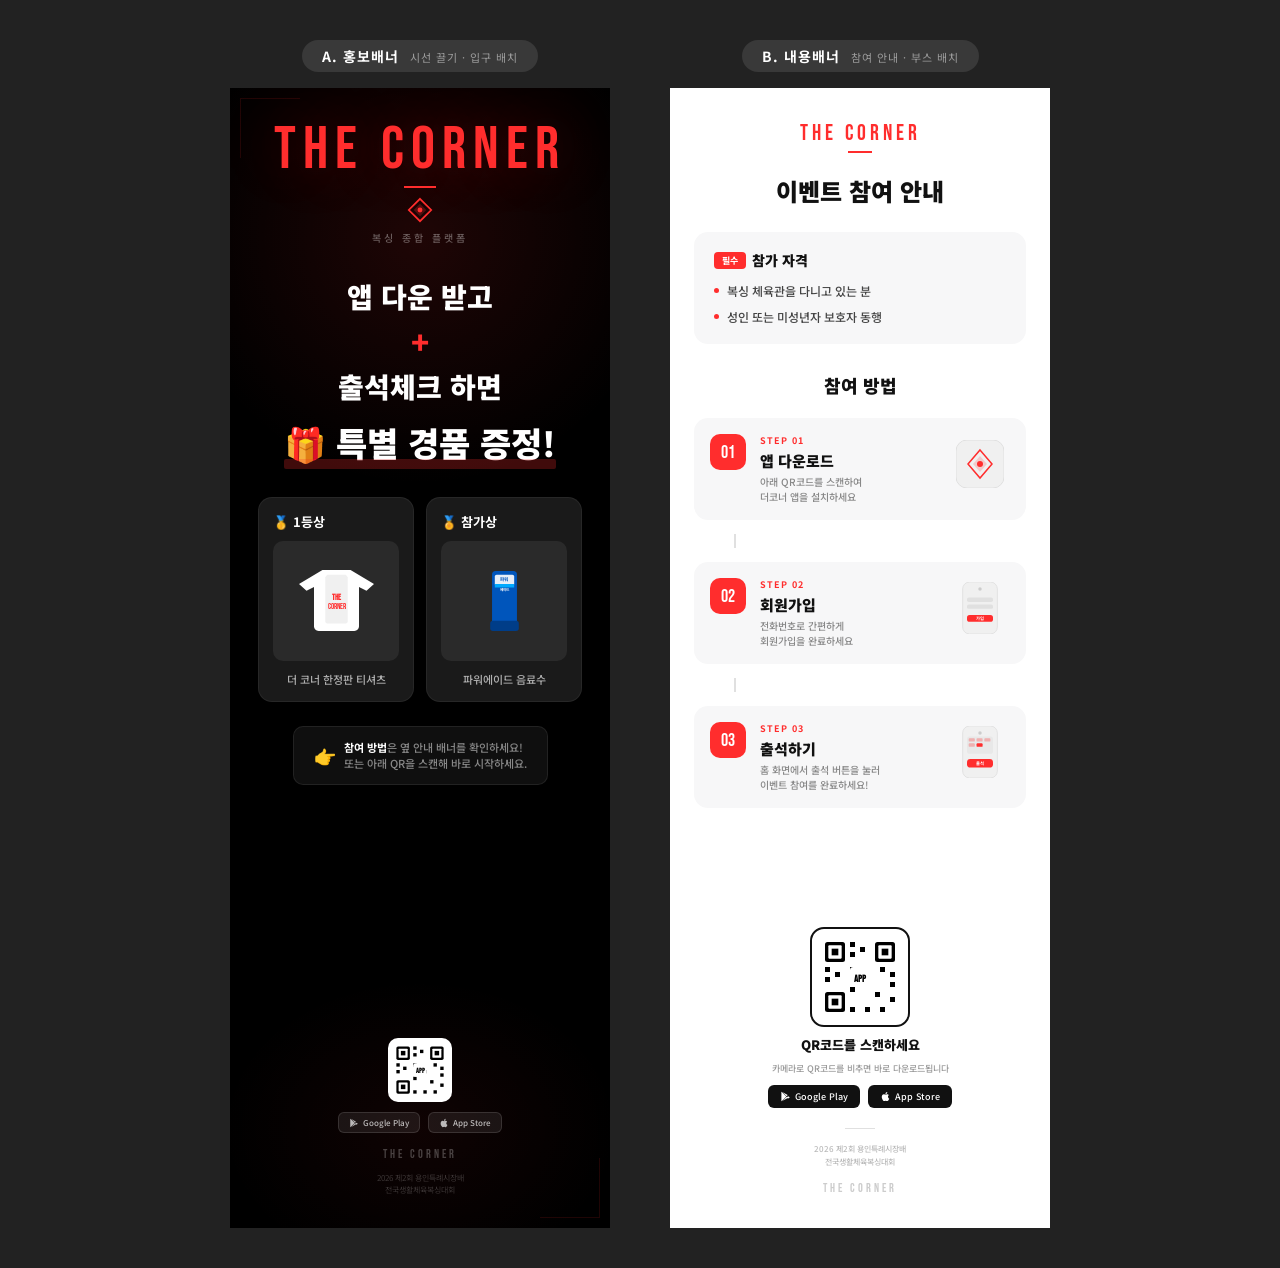
<file: Website/banner.html>
<!DOCTYPE html>
<html lang="ko">
<head>
  <meta charset="UTF-8">
  <meta name="viewport" content="width=device-width, initial-scale=1.0">
  <title>THE CORNER - 배너 2종 (홍보 + 내용)</title>
  <link rel="preconnect" href="https://fonts.googleapis.com">
  <link rel="preconnect" href="https://fonts.gstatic.com" crossorigin>
  <link href="https://fonts.googleapis.com/css2?family=Bebas+Neue&family=Noto+Sans+KR:wght@400;500;700;900&display=swap" rel="stylesheet">
  <style>
    * { margin: 0; padding: 0; box-sizing: border-box; }

    body {
      background: #222;
      display: flex;
      justify-content: center;
      align-items: flex-start;
      gap: 60px;
      padding: 40px 20px;
      min-height: 100vh;
      font-family: 'Noto Sans KR', sans-serif;
    }

    /* 배너 라벨 */
    .banner-wrapper {
      display: flex;
      flex-direction: column;
      align-items: center;
      gap: 16px;
    }

    .banner-label {
      font-size: 14px;
      font-weight: 700;
      color: #fff;
      background: rgba(255,255,255,0.1);
      padding: 6px 20px;
      border-radius: 20px;
      letter-spacing: 1px;
    }

    .banner-label .sub {
      font-weight: 400;
      font-size: 11px;
      color: rgba(255,255,255,0.5);
      margin-left: 6px;
    }

    /* ============================================
       공통 배너 프레임: 600x1800 → 380x1140
       ============================================ */
    .banner {
      width: 380px;
      height: 1140px;
      position: relative;
      overflow: hidden;
      display: flex;
      flex-direction: column;
      align-items: center;
    }


    /* ============================================
       A. 홍보배너 (PROMO)
       ============================================ */
    .banner-promo {
      background: #000;
      padding: 32px 28px;
    }

    /* 배경 빛줄기 효과 */
    .promo-bg-glow {
      position: absolute;
      top: -100px;
      left: 50%;
      transform: translateX(-50%);
      width: 500px;
      height: 500px;
      background: radial-gradient(ellipse, rgba(255,45,45,0.12) 0%, transparent 70%);
      pointer-events: none;
    }

    .promo-bg-glow-bottom {
      position: absolute;
      bottom: -50px;
      left: 50%;
      transform: translateX(-50%);
      width: 400px;
      height: 300px;
      background: radial-gradient(ellipse, rgba(255,45,45,0.06) 0%, transparent 70%);
      pointer-events: none;
    }

    /* 코너 장식 */
    .corner-deco {
      position: absolute;
      width: 60px;
      height: 60px;
    }
    .corner-deco.tl { top: 10px; left: 10px; border-top: 1px solid rgba(255,45,45,0.12); border-left: 1px solid rgba(255,45,45,0.12); }
    .corner-deco.br { bottom: 10px; right: 10px; border-bottom: 1px solid rgba(255,45,45,0.12); border-right: 1px solid rgba(255,45,45,0.12); }

    .promo-content {
      display: flex;
      flex-direction: column;
      align-items: center;
      width: 100%;
      height: 100%;
      position: relative;
      z-index: 1;
    }

    /* 로고 */
    .promo-logo {
      font-family: 'Bebas Neue', sans-serif;
      font-size: 60px;
      letter-spacing: 7px;
      color: #FF2D2D;
      line-height: 1;
      text-shadow: 0 0 60px rgba(255,45,45,0.3);
      margin-bottom: 6px;
    }

    .promo-logo-divider {
      width: 32px;
      height: 2px;
      background: #FF2D2D;
      margin-bottom: 8px;
    }

    .promo-logo-icon {
      width: 28px;
      height: 28px;
      margin-bottom: 6px;
    }

    .promo-logo-sub {
      font-size: 10px;
      font-weight: 500;
      color: rgba(255,255,255,0.35);
      letter-spacing: 3px;
      margin-bottom: 30px;
    }

    /* CTA 메인 문구 */
    .promo-cta-block {
      display: flex;
      flex-direction: column;
      align-items: center;
      gap: 2px;
      margin-bottom: 30px;
    }

    .promo-cta-line {
      font-size: 28px;
      font-weight: 900;
      color: #fff;
      line-height: 1.5;
      text-align: center;
    }

    .promo-cta-plus {
      font-size: 30px;
      font-weight: 900;
      color: #FF2D2D;
    }

    .promo-cta-highlight {
      font-size: 34px;
      font-weight: 900;
      color: #fff;
      text-align: center;
      line-height: 1.4;
      position: relative;
    }

    .promo-cta-highlight .underline-deco {
      position: absolute;
      bottom: -2px;
      left: 0;
      right: 0;
      height: 10px;
      background: rgba(255,45,45,0.25);
      border-radius: 2px;
    }

    /* 경품 카드 */
    .promo-prizes {
      display: flex;
      gap: 12px;
      width: 100%;
      margin-bottom: 24px;
    }

    .promo-prize {
      flex: 1;
      background: #1A1A1A;
      border-radius: 14px;
      border: 1px solid rgba(255,255,255,0.06);
      padding: 14px;
      display: flex;
      flex-direction: column;
      align-items: center;
      gap: 10px;
    }

    .promo-prize-label {
      font-size: 13px;
      font-weight: 700;
      color: #fff;
      align-self: flex-start;
    }

    .promo-prize-img {
      width: 100%;
      height: 120px;
      background: #2A2A2A;
      border-radius: 10px;
      display: flex;
      align-items: center;
      justify-content: center;
    }

    .promo-prize-name {
      font-size: 11px;
      font-weight: 500;
      color: rgba(255,255,255,0.65);
    }

    /* 참여 유도 */
    .promo-guide-hint {
      display: flex;
      align-items: center;
      gap: 8px;
      background: rgba(255,255,255,0.06);
      border: 1px solid rgba(255,255,255,0.08);
      border-radius: 10px;
      padding: 12px 20px;
      margin-bottom: 24px;
    }

    .promo-guide-hint-icon {
      font-size: 18px;
    }

    .promo-guide-hint-text {
      font-size: 11px;
      font-weight: 500;
      color: rgba(255,255,255,0.5);
      line-height: 1.5;
    }

    .promo-guide-hint-text strong {
      color: #fff;
      font-weight: 700;
    }

    /* 하단 QR + 스토어 */
    .promo-bottom {
      display: flex;
      flex-direction: column;
      align-items: center;
      gap: 10px;
      margin-top: auto;
    }

    .promo-qr {
      width: 64px;
      height: 64px;
      background: #fff;
      border-radius: 10px;
      padding: 5px;
      display: flex;
      align-items: center;
      justify-content: center;
    }

    .promo-store-row {
      display: flex;
      gap: 8px;
    }

    .promo-store-btn {
      display: flex;
      align-items: center;
      gap: 4px;
      background: rgba(255,255,255,0.08);
      border: 1px solid rgba(255,255,255,0.12);
      border-radius: 6px;
      padding: 4px 10px;
      font-size: 8px;
      font-weight: 500;
      color: rgba(255,255,255,0.7);
    }

    .promo-store-btn svg {
      width: 10px;
      height: 10px;
      fill: rgba(255,255,255,0.7);
    }

    .promo-brand-bottom {
      font-family: 'Bebas Neue', sans-serif;
      font-size: 12px;
      letter-spacing: 3px;
      color: rgba(255,255,255,0.25);
      margin-top: 4px;
    }

    .promo-event-name {
      font-size: 8px;
      color: rgba(255,255,255,0.2);
      text-align: center;
      line-height: 1.5;
    }


    /* ============================================
       B. 내용배너 (INFO)
       ============================================ */
    .banner-info {
      background: #FFFFFF;
      padding: 32px 24px;
    }

    .info-content {
      display: flex;
      flex-direction: column;
      align-items: center;
      width: 100%;
      height: 100%;
    }

    /* 상단 로고 (작게) */
    .info-top-logo {
      font-family: 'Bebas Neue', sans-serif;
      font-size: 22px;
      letter-spacing: 4px;
      color: #FF2D2D;
      margin-bottom: 4px;
    }

    .info-top-divider {
      width: 24px;
      height: 2px;
      background: #FF2D2D;
      margin-bottom: 20px;
    }

    /* 타이틀 */
    .info-title {
      font-size: 24px;
      font-weight: 900;
      color: #111;
      margin-bottom: 24px;
      text-align: center;
    }

    /* 자격요건 박스 */
    .info-qualification {
      width: 100%;
      background: #F7F7F8;
      border-radius: 14px;
      padding: 18px 20px;
      margin-bottom: 28px;
    }

    .info-qual-title {
      font-size: 14px;
      font-weight: 900;
      color: #111;
      margin-bottom: 12px;
      display: flex;
      align-items: center;
      gap: 6px;
    }

    .info-qual-badge {
      background: #FF2D2D;
      color: #fff;
      font-size: 9px;
      font-weight: 700;
      padding: 2px 8px;
      border-radius: 4px;
    }

    .info-qual-list {
      list-style: none;
      display: flex;
      flex-direction: column;
      gap: 8px;
    }

    .info-qual-item {
      display: flex;
      align-items: flex-start;
      gap: 8px;
      font-size: 12px;
      font-weight: 500;
      color: #444;
      line-height: 1.5;
    }

    .info-qual-dot {
      width: 5px;
      height: 5px;
      background: #FF2D2D;
      border-radius: 50%;
      flex-shrink: 0;
      margin-top: 6px;
    }

    /* 참여 방법 */
    .info-method-title {
      font-size: 18px;
      font-weight: 900;
      color: #111;
      margin-bottom: 20px;
      text-align: center;
    }

    /* 스텝 카드 */
    .info-steps {
      display: flex;
      flex-direction: column;
      gap: 14px;
      width: 100%;
      margin-bottom: 10px;
    }

    .info-step {
      display: flex;
      gap: 14px;
      align-items: flex-start;
      background: #F7F7F8;
      border-radius: 14px;
      padding: 16px;
      position: relative;
    }

    .info-step-number {
      width: 36px;
      height: 36px;
      background: #FF2D2D;
      border-radius: 10px;
      display: flex;
      align-items: center;
      justify-content: center;
      font-family: 'Bebas Neue', sans-serif;
      font-size: 18px;
      color: #fff;
      flex-shrink: 0;
    }

    .info-step-content {
      flex: 1;
      display: flex;
      flex-direction: column;
      gap: 3px;
    }

    .info-step-label {
      font-size: 9px;
      font-weight: 700;
      color: #FF2D2D;
      letter-spacing: 1px;
    }

    .info-step-title {
      font-size: 15px;
      font-weight: 900;
      color: #111;
    }

    .info-step-desc {
      font-size: 10px;
      font-weight: 500;
      color: #888;
      line-height: 1.5;
    }

    .info-step-visual {
      width: 60px;
      height: 60px;
      flex-shrink: 0;
      display: flex;
      align-items: center;
      justify-content: center;
    }

    /* 스텝 사이 연결선 */
    .info-step-connector {
      width: 2px;
      height: 14px;
      background: #E0E0E0;
      margin-left: 40px;
    }

    /* 하단 QR 섹션 */
    .info-qr-section {
      display: flex;
      flex-direction: column;
      align-items: center;
      gap: 8px;
      margin-top: auto;
      padding-top: 16px;
    }

    .info-qr-box {
      width: 100px;
      height: 100px;
      background: #fff;
      border: 2px solid #111;
      border-radius: 14px;
      padding: 8px;
      display: flex;
      align-items: center;
      justify-content: center;
    }

    .info-qr-label {
      font-size: 13px;
      font-weight: 900;
      color: #111;
    }

    .info-qr-sub {
      font-size: 9px;
      font-weight: 500;
      color: #999;
    }

    .info-store-row {
      display: flex;
      gap: 8px;
      margin-top: 2px;
    }

    .info-store-btn {
      display: flex;
      align-items: center;
      gap: 4px;
      background: #111;
      border-radius: 6px;
      padding: 5px 12px;
      font-size: 9px;
      font-weight: 500;
      color: #fff;
    }

    .info-store-btn svg {
      width: 11px;
      height: 11px;
      fill: #fff;
    }

    .info-bottom-line {
      width: 30px;
      height: 1px;
      background: #E0E0E0;
      margin-top: 12px;
    }

    .info-bottom-event {
      font-size: 8px;
      font-weight: 500;
      color: #bbb;
      text-align: center;
      line-height: 1.6;
      margin-top: 6px;
    }

    .info-bottom-brand {
      font-family: 'Bebas Neue', sans-serif;
      font-size: 12px;
      letter-spacing: 3px;
      color: #ccc;
      margin-top: 4px;
    }

    /* 공통 QR SVG */
    .qr-svg { width: 100%; height: 100%; }
  </style>
</head>
<body>

<!-- ============================
     A. 홍보배너 (PROMO)
     ============================ -->
<div class="banner-wrapper">
  <div class="banner-label">A. 홍보배너 <span class="sub">시선 끌기 · 입구 배치</span></div>

  <div class="banner banner-promo">
    <div class="promo-bg-glow"></div>
    <div class="promo-bg-glow-bottom"></div>
    <div class="corner-deco tl"></div>
    <div class="corner-deco br"></div>

    <div class="promo-content">

      <!-- 로고 -->
      <div class="promo-logo">THE CORNER</div>
      <div class="promo-logo-divider"></div>
      <div class="promo-logo-icon">
        <svg viewBox="0 0 40 40" fill="none">
          <path d="M20 4L36 20L20 36L4 20L20 4Z" stroke="#FF2D2D" stroke-width="2.5" fill="none"/>
          <path d="M20 11L29 20L20 29L11 20L20 11Z" fill="#FF2D2D" opacity="0.25"/>
          <circle cx="20" cy="20" r="3.5" fill="#FF2D2D"/>
        </svg>
      </div>
      <div class="promo-logo-sub">복싱 종합 플랫폼</div>

      <!-- CTA 문구 -->
      <div class="promo-cta-block">
        <div class="promo-cta-line">앱 다운 받고</div>
        <div class="promo-cta-plus">+</div>
        <div class="promo-cta-line">출석체크 하면</div>
        <div style="height: 8px;"></div>
        <div class="promo-cta-highlight">
          🎁 특별 경품 증정!
          <div class="underline-deco"></div>
        </div>
      </div>

      <!-- 경품 -->
      <div class="promo-prizes">
        <div class="promo-prize">
          <div class="promo-prize-label">🥇 1등상</div>
          <div class="promo-prize-img">
            <svg width="75" height="65" viewBox="0 0 80 65" fill="none">
              <path d="M25 0L0 15L8 22L16 18V60C16 62.5 18 65 21 65H59C62 65 64 62.5 64 60V18L72 22L80 15L55 0H25Z" fill="#fff"/>
              <path d="M30 5H50L52 8V55C52 56 51 57 50 57H30C29 57 28 56 28 55V8L30 5Z" fill="#f0f0f0"/>
              <text x="40" y="32" text-anchor="middle" font-family="Bebas Neue" font-size="9" fill="#FF2D2D" font-weight="bold">THE</text>
              <text x="40" y="42" text-anchor="middle" font-family="Bebas Neue" font-size="8" fill="#FF2D2D">CORNER</text>
            </svg>
          </div>
          <div class="promo-prize-name">더 코너 한정판 티셔츠</div>
        </div>
        <div class="promo-prize">
          <div class="promo-prize-label">🏅 참가상</div>
          <div class="promo-prize-img">
            <svg width="35" height="60" viewBox="0 0 35 65" fill="none">
              <rect x="4" y="0" width="27" height="65" rx="4" fill="#0055BB"/>
              <rect x="7" y="4" width="21" height="12" rx="2" fill="#fff" opacity="0.9"/>
              <text x="17.5" y="11" text-anchor="middle" font-size="5" fill="#0055BB" font-weight="bold">파워</text>
              <text x="17.5" y="22" text-anchor="middle" font-size="4" fill="#fff" font-weight="bold">에이드</text>
              <rect x="7" y="14" width="21" height="4" rx="0.5" fill="#00AAFF"/>
              <rect x="2" y="54" width="31" height="11" rx="3" fill="#003D88"/>
            </svg>
          </div>
          <div class="promo-prize-name">파워에이드 음료수</div>
        </div>
      </div>

      <!-- 참여 유도 -->
      <div class="promo-guide-hint">
        <div class="promo-guide-hint-icon">👉</div>
        <div class="promo-guide-hint-text">
          <strong>참여 방법</strong>은 옆 안내 배너를 확인하세요!<br>
          또는 아래 QR을 스캔해 바로 시작하세요.
        </div>
      </div>

      <!-- 하단 -->
      <div class="promo-bottom">
        <div class="promo-qr">
          <svg class="qr-svg" viewBox="0 0 48 48" fill="none">
            <rect x="3" y="3" width="12" height="12" rx="1.5" fill="#000"/>
            <rect x="5" y="5" width="8" height="8" rx="0.5" fill="#fff"/>
            <rect x="7" y="7" width="4" height="4" fill="#000"/>
            <rect x="33" y="3" width="12" height="12" rx="1.5" fill="#000"/>
            <rect x="35" y="5" width="8" height="8" rx="0.5" fill="#fff"/>
            <rect x="37" y="7" width="4" height="4" fill="#000"/>
            <rect x="3" y="33" width="12" height="12" rx="1.5" fill="#000"/>
            <rect x="5" y="35" width="8" height="8" rx="0.5" fill="#fff"/>
            <rect x="7" y="37" width="4" height="4" fill="#000"/>
            <rect x="18" y="3" width="3" height="3" fill="#000"/>
            <rect x="24" y="6" width="3" height="3" fill="#000"/>
            <rect x="18" y="9" width="3" height="3" fill="#000"/>
            <rect x="3" y="18" width="3" height="3" fill="#000"/>
            <rect x="9" y="21" width="3" height="3" fill="#000"/>
            <rect x="18" y="18" width="3" height="3" fill="#000"/>
            <rect x="36" y="18" width="3" height="3" fill="#000"/>
            <rect x="42" y="21" width="3" height="3" fill="#000"/>
            <rect x="3" y="24" width="3" height="3" fill="#000"/>
            <rect x="27" y="24" width="3" height="3" fill="#000"/>
            <rect x="42" y="27" width="3" height="3" fill="#000"/>
            <rect x="18" y="30" width="3" height="3" fill="#000"/>
            <rect x="33" y="33" width="3" height="3" fill="#000"/>
            <rect x="42" y="36" width="3" height="3" fill="#000"/>
            <rect x="18" y="42" width="3" height="3" fill="#000"/>
            <rect x="27" y="42" width="3" height="3" fill="#000"/>
            <rect x="36" y="42" width="3" height="3" fill="#000"/>
            <rect x="18" y="18" width="12" height="12" rx="2" fill="#fff"/>
            <text x="24" y="27" text-anchor="middle" font-family="Bebas Neue" font-size="6" fill="#000" font-weight="bold">APP</text>
          </svg>
        </div>
        <div class="promo-store-row">
          <div class="promo-store-btn">
            <svg viewBox="0 0 24 24"><path d="M3.609 1.814L13.792 12 3.61 22.186a.996.996 0 0 1-.61-.92V2.734a1 1 0 0 1 .609-.92zm10.89 10.893l2.302 2.302-10.937 6.333 8.635-8.635zm3.199-1.4l2.834 1.64a1 1 0 0 1 0 1.74l-2.834 1.64-2.544-2.544 2.544-2.476zM5.864 2.658L16.8 8.99l-2.302 2.302-8.634-8.634z"/></svg>
            Google Play
          </div>
          <div class="promo-store-btn">
            <svg viewBox="0 0 24 24"><path d="M18.71 19.5c-.83 1.24-1.71 2.45-3.05 2.47-1.34.03-1.77-.79-3.29-.79-1.53 0-2 .77-3.27.82-1.31.05-2.3-1.32-3.14-2.53C4.25 17 2.94 12.45 4.7 9.39c.87-1.52 2.43-2.48 4.12-2.51 1.28-.02 2.5.87 3.29.87.78 0 2.26-1.07 3.8-.91.65.03 2.47.26 3.64 1.98-.09.06-2.17 1.28-2.15 3.81.03 3.02 2.65 4.03 2.68 4.04-.03.07-.42 1.44-1.38 2.83M13 3.5c.73-.83 1.94-1.46 2.94-1.5.13 1.17-.34 2.35-1.04 3.19-.69.85-1.83 1.51-2.95 1.42-.15-1.15.41-2.35 1.05-3.11z"/></svg>
            App Store
          </div>
        </div>
        <div class="promo-brand-bottom">THE CORNER</div>
        <div class="promo-event-name">2026 제2회 용인특례시장배<br>전국생활체육복싱대회</div>
      </div>

    </div>
  </div>
</div>


<!-- ============================
     B. 내용배너 (INFO)
     ============================ -->
<div class="banner-wrapper">
  <div class="banner-label">B. 내용배너 <span class="sub">참여 안내 · 부스 배치</span></div>

  <div class="banner banner-info">
    <div class="info-content">

      <!-- 상단 로고 -->
      <div class="info-top-logo">THE CORNER</div>
      <div class="info-top-divider"></div>

      <!-- 타이틀 -->
      <div class="info-title">이벤트 참여 안내</div>

      <!-- 자격요건 -->
      <div class="info-qualification">
        <div class="info-qual-title">
          <span class="info-qual-badge">필수</span>
          참가 자격
        </div>
        <ul class="info-qual-list">
          <li class="info-qual-item">
            <div class="info-qual-dot"></div>
            <span>복싱 체육관을 다니고 있는 분</span>
          </li>
          <li class="info-qual-item">
            <div class="info-qual-dot"></div>
            <span>성인 또는 미성년자 보호자 동행</span>
          </li>
        </ul>
      </div>

      <!-- 참여 방법 -->
      <div class="info-method-title">참여 방법</div>

      <div class="info-steps">
        <!-- Step 1 -->
        <div class="info-step">
          <div class="info-step-number">01</div>
          <div class="info-step-content">
            <div class="info-step-label">STEP 01</div>
            <div class="info-step-title">앱 다운로드</div>
            <div class="info-step-desc">아래 QR코드를 스캔하여<br>더코너 앱을 설치하세요</div>
          </div>
          <div class="info-step-visual">
            <svg width="48" height="48" viewBox="0 0 48 48" fill="none">
              <rect width="48" height="48" rx="11" fill="#F0F0F0" stroke="#E0E0E0" stroke-width="1"/>
              <path d="M24 10L36 24L24 38L12 24L24 10Z" stroke="#FF2D2D" stroke-width="1.5" fill="none"/>
              <path d="M24 16L31 24L24 32L17 24L24 16Z" fill="#FF2D2D" opacity="0.2"/>
              <circle cx="24" cy="24" r="3" fill="#FF2D2D"/>
            </svg>
          </div>
        </div>

        <div class="info-step-connector"></div>

        <!-- Step 2 -->
        <div class="info-step">
          <div class="info-step-number">02</div>
          <div class="info-step-content">
            <div class="info-step-label">STEP 02</div>
            <div class="info-step-title">회원가입</div>
            <div class="info-step-desc">전화번호로 간편하게<br>회원가입을 완료하세요</div>
          </div>
          <div class="info-step-visual">
            <svg width="44" height="52" viewBox="0 0 44 60" fill="none">
              <rect x="2" y="0" width="40" height="60" rx="8" fill="#F0F0F0" stroke="#E0E0E0" stroke-width="1"/>
              <rect x="7" y="18" width="30" height="5" rx="2" fill="#E0E0E0"/>
              <rect x="7" y="26" width="30" height="5" rx="2" fill="#E0E0E0"/>
              <rect x="7" y="38" width="30" height="8" rx="3" fill="#FF2D2D"/>
              <text x="22" y="44" text-anchor="middle" font-size="5" fill="#fff" font-weight="bold">가입</text>
              <circle cx="22" cy="8" r="2" fill="#ccc"/>
            </svg>
          </div>
        </div>

        <div class="info-step-connector"></div>

        <!-- Step 3 -->
        <div class="info-step">
          <div class="info-step-number">03</div>
          <div class="info-step-content">
            <div class="info-step-label">STEP 03</div>
            <div class="info-step-title">출석하기</div>
            <div class="info-step-desc">홈 화면에서 출석 버튼을 눌러<br>이벤트 참여를 완료하세요!</div>
          </div>
          <div class="info-step-visual">
            <svg width="44" height="52" viewBox="0 0 44 60" fill="none">
              <rect x="2" y="0" width="40" height="60" rx="8" fill="#F0F0F0" stroke="#E0E0E0" stroke-width="1"/>
              <rect x="7" y="12" width="30" height="20" rx="3" fill="#E8E8E8"/>
              <rect x="9" y="14" width="7" height="4" rx="1" fill="#FF2D2D" opacity="0.3"/>
              <rect x="18" y="14" width="7" height="4" rx="1" fill="#FF2D2D" opacity="0.3"/>
              <rect x="27" y="14" width="7" height="4" rx="1" fill="#FF2D2D" opacity="0.3"/>
              <rect x="9" y="20" width="7" height="4" rx="1" fill="#FF2D2D" opacity="0.3"/>
              <rect x="18" y="20" width="7" height="4" rx="1" fill="#FF2D2D"/>
              <rect x="7" y="38" width="30" height="10" rx="4" fill="#FF2D2D"/>
              <text x="22" y="45" text-anchor="middle" font-size="5" fill="#fff" font-weight="bold">출석</text>
              <circle cx="22" cy="8" r="2" fill="#ccc"/>
            </svg>
          </div>
        </div>
      </div>

      <!-- 하단 QR -->
      <div class="info-qr-section">
        <div class="info-qr-box">
          <svg class="qr-svg" viewBox="0 0 48 48" fill="none">
            <rect x="3" y="3" width="12" height="12" rx="1.5" fill="#000"/>
            <rect x="5" y="5" width="8" height="8" rx="0.5" fill="#fff"/>
            <rect x="7" y="7" width="4" height="4" fill="#000"/>
            <rect x="33" y="3" width="12" height="12" rx="1.5" fill="#000"/>
            <rect x="35" y="5" width="8" height="8" rx="0.5" fill="#fff"/>
            <rect x="37" y="7" width="4" height="4" fill="#000"/>
            <rect x="3" y="33" width="12" height="12" rx="1.5" fill="#000"/>
            <rect x="5" y="35" width="8" height="8" rx="0.5" fill="#fff"/>
            <rect x="7" y="37" width="4" height="4" fill="#000"/>
            <rect x="18" y="3" width="3" height="3" fill="#000"/>
            <rect x="24" y="6" width="3" height="3" fill="#000"/>
            <rect x="18" y="9" width="3" height="3" fill="#000"/>
            <rect x="3" y="18" width="3" height="3" fill="#000"/>
            <rect x="9" y="21" width="3" height="3" fill="#000"/>
            <rect x="18" y="18" width="3" height="3" fill="#000"/>
            <rect x="36" y="18" width="3" height="3" fill="#000"/>
            <rect x="42" y="21" width="3" height="3" fill="#000"/>
            <rect x="3" y="24" width="3" height="3" fill="#000"/>
            <rect x="27" y="24" width="3" height="3" fill="#000"/>
            <rect x="42" y="27" width="3" height="3" fill="#000"/>
            <rect x="18" y="30" width="3" height="3" fill="#000"/>
            <rect x="33" y="33" width="3" height="3" fill="#000"/>
            <rect x="42" y="36" width="3" height="3" fill="#000"/>
            <rect x="18" y="42" width="3" height="3" fill="#000"/>
            <rect x="27" y="42" width="3" height="3" fill="#000"/>
            <rect x="36" y="42" width="3" height="3" fill="#000"/>
            <rect x="18" y="18" width="12" height="12" rx="2" fill="#fff"/>
            <text x="24" y="27" text-anchor="middle" font-family="Bebas Neue" font-size="6" fill="#000" font-weight="bold">APP</text>
          </svg>
        </div>
        <div class="info-qr-label">QR코드를 스캔하세요</div>
        <div class="info-qr-sub">카메라로 QR코드를 비추면 바로 다운로드됩니다</div>

        <div class="info-store-row">
          <div class="info-store-btn">
            <svg viewBox="0 0 24 24"><path d="M3.609 1.814L13.792 12 3.61 22.186a.996.996 0 0 1-.61-.92V2.734a1 1 0 0 1 .609-.92zm10.89 10.893l2.302 2.302-10.937 6.333 8.635-8.635zm3.199-1.4l2.834 1.64a1 1 0 0 1 0 1.74l-2.834 1.64-2.544-2.544 2.544-2.476zM5.864 2.658L16.8 8.99l-2.302 2.302-8.634-8.634z"/></svg>
            Google Play
          </div>
          <div class="info-store-btn">
            <svg viewBox="0 0 24 24"><path d="M18.71 19.5c-.83 1.24-1.71 2.45-3.05 2.47-1.34.03-1.77-.79-3.29-.79-1.53 0-2 .77-3.27.82-1.31.05-2.3-1.32-3.14-2.53C4.25 17 2.94 12.45 4.7 9.39c.87-1.52 2.43-2.48 4.12-2.51 1.28-.02 2.5.87 3.29.87.78 0 2.26-1.07 3.8-.91.65.03 2.47.26 3.64 1.98-.09.06-2.17 1.28-2.15 3.81.03 3.02 2.65 4.03 2.68 4.04-.03.07-.42 1.44-1.38 2.83M13 3.5c.73-.83 1.94-1.46 2.94-1.5.13 1.17-.34 2.35-1.04 3.19-.69.85-1.83 1.51-2.95 1.42-.15-1.15.41-2.35 1.05-3.11z"/></svg>
            App Store
          </div>
        </div>

        <div class="info-bottom-line"></div>
        <div class="info-bottom-event">2026 제2회 용인특례시장배<br>전국생활체육복싱대회</div>
        <div class="info-bottom-brand">THE CORNER</div>
      </div>

    </div>
  </div>
</div>

</body>
</html>
</file>
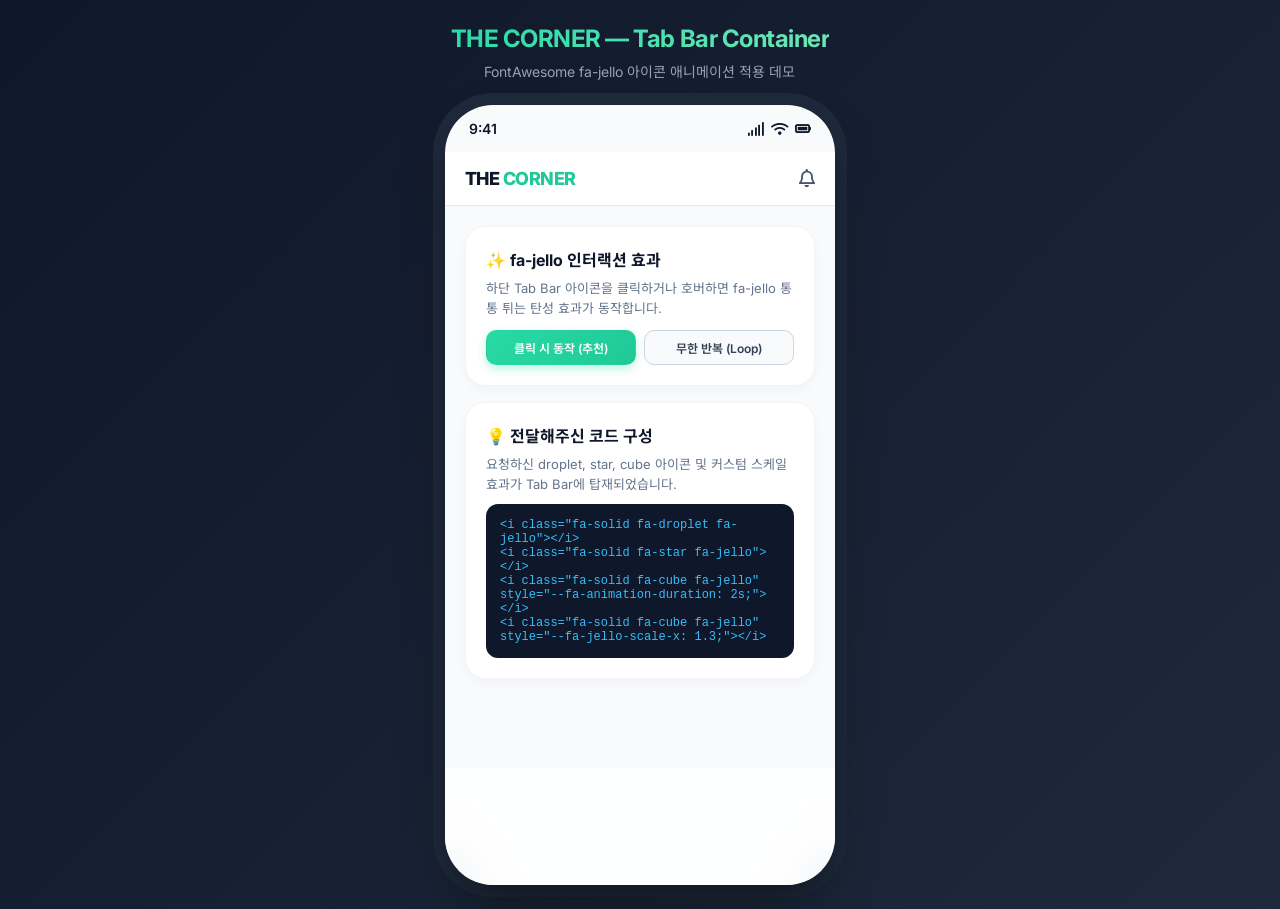
<file: Website/tabbar_jello_demo.html>
<!DOCTYPE html>
<html lang="ko">
<head>
  <meta charset="UTF-8" />
  <meta name="viewport" content="width=device-width, initial-scale=1.0" />
  <title>THE CORNER - Tab Bar Container Jello Animation</title>
  
  <!-- FontAwesome 6.5.1 CDN -->
  <link rel="stylesheet" href="https://cdnjs.cloudflare.com/ajax/libs/font-awesome/6.5.1/css/all.min.css" />
  <!-- Google Fonts: Inter & Noto Sans KR -->
  <link rel="preconnect" href="https://fonts.googleapis.com">
  <link rel="preconnect" href="https://fonts.gstatic.com" crossorigin>
  <link href="https://fonts.googleapis.com/css2?family=Inter:wght@400;500;600;700&family=Noto+Sans+KR:wght@400;500;700&display=swap" rel="stylesheet">

  <style>
    /* ==========================================
       FontAwesome Custom Jello Keyframes & Utilities
       ========================================== */
    @keyframes fa-jello {
      0%, 11.1%, 100% {
        transform: translate3d(0, 0, 0) scale(1, 1);
      }
      22.2% {
        transform: skewX(-12.5deg) skewY(-12.5deg) scale(var(--fa-jello-scale-x, 1.15), var(--fa-jello-scale-y, 0.85));
      }
      33.3% {
        transform: skewX(6.25deg) skewY(6.25deg) scale(0.9, 1.1);
      }
      44.4% {
        transform: skewX(-3.125deg) skewY(-3.125deg) scale(1.05, 0.95);
      }
      55.5% {
        transform: skewX(1.5625deg) skewY(1.5625deg) scale(0.98, 1.02);
      }
      66.6% {
        transform: skewX(-0.78125deg) skewY(-0.78125deg) scale(1.01, 0.99);
      }
      77.7% {
        transform: skewX(0.390625deg) skewY(0.390625deg) scale(1, 1);
      }
      88.8% {
        transform: skewX(-0.1953125deg) skewY(-0.1953125deg) scale(1, 1);
      }
    }

    .fa-jello {
      animation-name: fa-jello;
      animation-duration: var(--fa-animation-duration, 1.2s);
      animation-timing-function: ease-in-out;
      animation-iteration-count: var(--fa-animation-iteration-count, infinite);
      transform-origin: center bottom;
    }

    /* Click trigger class */
    .fa-jello-trigger {
      animation: fa-jello var(--fa-animation-duration, 0.8s) ease-in-out 1;
    }

    /* ==========================================
       Global & App Frame Styling (Apple Design Style)
       ========================================== */
    :root {
      --bg-gradient: linear-gradient(135deg, #0F172A 0%, #1E293B 100%);
      --brand: #20C997;
      --brand-gradient: linear-gradient(135deg, #28DAA5 0%, #20C997 100%);
      --tab-bg: rgba(255, 255, 255, 0.85);
      --tab-border: rgba(234, 236, 240, 0.8);
      --text-main: #191F28;
      --text-sub: #8B95A1;
      --shadow-tab: 0 -4px 20px rgba(0, 0, 0, 0.06);
    }

    * {
      box-sizing: border-box;
      margin: 0;
      padding: 0;
      font-family: 'Inter', 'Noto Sans KR', -apple-system, BlinkMacSystemFont, sans-serif;
      -webkit-tap-highlight-color: transparent;
    }

    body {
      background: var(--bg-gradient);
      min-height: 100vh;
      display: flex;
      flex-direction: column;
      align-items: center;
      justify-content: center;
      padding: 24px;
      color: #fff;
    }

    .header-title {
      text-align: center;
      margin-bottom: 24px;
    }

    .header-title h1 {
      font-size: 24px;
      font-weight: 700;
      letter-spacing: -0.02em;
      margin-bottom: 8px;
      background: linear-gradient(135deg, #28DAA5, #6EE7B7);
      -webkit-background-clip: text;
      -webkit-text-fill-color: transparent;
    }

    .header-title p {
      font-size: 14px;
      color: #94A3B8;
    }

    /* Mobile Device Screen Container */
    .phone-frame {
      width: 390px;
      height: 780px;
      background: #F8FAFC;
      border-radius: 48px;
      box-shadow: 0 25px 50px -12px rgba(0, 0, 0, 0.5), 0 0 0 12px #1E293B;
      position: relative;
      overflow: hidden;
      display: flex;
      flex-direction: column;
    }

    /* iOS Status Bar */
    .status-bar {
      height: 47px;
      padding: 0 24px;
      display: flex;
      align-items: center;
      justify-content: space-between;
      font-size: 14px;
      font-weight: 600;
      color: #0F172A;
      z-index: 10;
    }

    /* Top App Header */
    .app-header {
      height: 54px;
      padding: 0 20px;
      display: flex;
      align-items: center;
      justify-content: space-between;
      border-bottom: 1px solid #E2E8F0;
      background: rgba(255, 255, 255, 0.9);
      backdrop-filter: blur(10px);
    }

    .app-header .logo {
      font-size: 18px;
      font-weight: 800;
      color: #0F172A;
      letter-spacing: -0.03em;
    }

    .app-header .logo span {
      color: #20C997;
    }

    /* Content Area */
    .content-area {
      flex: 1;
      overflow-y: auto;
      padding: 20px;
      display: flex;
      flex-direction: column;
      gap: 16px;
    }

    .demo-card {
      background: #FFFFFF;
      border-radius: 20px;
      padding: 20px;
      box-shadow: 0 4px 12px rgba(0, 0, 0, 0.03);
      border: 1px solid #F1F5F9;
    }

    .demo-card h3 {
      font-size: 16px;
      font-weight: 700;
      color: #0F172A;
      margin-bottom: 8px;
    }

    .demo-card p {
      font-size: 13px;
      color: #64748B;
      line-height: 1.5;
    }

    /* Provided Code Showcase Box */
    .code-box {
      background: #0F172A;
      border-radius: 12px;
      padding: 14px;
      font-family: monospace;
      font-size: 12px;
      color: #38BDF8;
      overflow-x: auto;
      margin-top: 10px;
    }

    /* Mode Switch Controls */
    .controls {
      display: flex;
      gap: 8px;
      margin-top: 12px;
    }

    .btn-toggle {
      flex: 1;
      padding: 8px 12px;
      border-radius: 10px;
      border: 1px solid #CBD5E1;
      background: #F8FAFC;
      font-size: 12px;
      font-weight: 600;
      color: #334155;
      cursor: pointer;
      transition: all 0.2s ease;
    }

    .btn-toggle.active {
      background: var(--brand-gradient);
      color: #FFF;
      border-color: transparent;
      box-shadow: 0 4px 10px rgba(40, 218, 165, 0.3);
    }

    /* ==========================================
       THE CORNER: Tab Bar Container Component
       ========================================== */
    .tab-bar-container {
      position: absolute;
      bottom: 0;
      left: 0;
      right: 0;
      background: var(--tab-bg);
      backdrop-filter: blur(20px) saturate(180%);
      -webkit-backdrop-filter: blur(20px) saturate(180%);
      border-top: 1px solid var(--tab-border);
      padding-bottom: 24px; /* Home Indicator space */
      box-shadow: var(--shadow-tab);
      z-index: 100;
    }

    .tab-bar {
      display: flex;
      align-items: center;
      justify-content: space-around;
      height: 58px;
      padding: 0 8px;
    }

    .tab-item {
      flex: 1;
      display: flex;
      flex-direction: column;
      align-items: center;
      justify-content: center;
      gap: 4px;
      border: none;
      background: transparent;
      cursor: pointer;
      color: var(--text-sub);
      transition: color 0.2s ease, transform 0.15s ease;
      position: relative;
      padding: 6px 0;
    }

    /* Instant press feedback (Apple Design principle: respond on pointerdown) */
    .tab-item:active {
      transform: scale(0.92);
    }

    /* Tab Icon Wrapper */
    .tab-item__icon-wrap {
      width: 32px;
      height: 32px;
      display: flex;
      align-items: center;
      justify-content: center;
      font-size: 20px;
      position: relative;
    }

    .tab-item__icon-wrap i {
      transition: color 0.2s ease;
    }

    /* Active Indicator Pill */
    .tab-item__indicator {
      position: absolute;
      top: 0;
      width: 20px;
      height: 3px;
      background: var(--brand-gradient);
      border-radius: 999px;
      opacity: 0;
      transform: scaleX(0);
      transition: all 0.25s cubic-bezier(0.34, 1.56, 0.64, 1);
    }

    /* Active Tab State */
    .tab-item.active {
      color: var(--brand);
    }

    .tab-item.active .tab-item__indicator {
      opacity: 1;
      transform: scaleX(1);
    }

    .tab-item__label {
      font-size: 11px;
      font-weight: 500;
      letter-spacing: -0.01em;
    }

    .tab-item.active .tab-item__label {
      font-weight: 700;
      color: var(--brand);
    }

    /* iOS Home Indicator Bar */
    .home-indicator {
      position: absolute;
      bottom: 8px;
      left: 50%;
      transform: translateX(-50%);
      width: 134px;
      height: 5px;
      background: #0F172A;
      border-radius: 100px;
    }
  </style>
</head>
<body>

  <div class="header-title">
    <h1>THE CORNER — Tab Bar Container</h1>
    <p>FontAwesome <code>fa-jello</code> 아이콘 애니메이션 적용 데모</p>
  </div>

  <!-- Mobile Frame -->
  <div class="phone-frame">
    <!-- Status Bar -->
    <div class="status-bar">
      <span>9:41</span>
      <div style="display:flex; gap:6px;">
        <i class="fa-solid fa-signal"></i>
        <i class="fa-solid fa-wifi"></i>
        <i class="fa-solid fa-battery-full"></i>
      </div>
    </div>

    <!-- App Header -->
    <div class="app-header">
      <div class="logo">THE <span>CORNER</span></div>
      <i class="fa-regular fa-bell" style="font-size: 18px; color: #475569;"></i>
    </div>

    <!-- Main Content -->
    <div class="content-area">
      <div class="demo-card">
        <h3>✨ fa-jello 인터랙션 효과</h3>
        <p>하단 Tab Bar 아이콘을 클릭하거나 호버하면 <code>fa-jello</code> 통통 튀는 탄성 효과가 동작합니다.</p>
        
        <div class="controls">
          <button class="btn-toggle active" id="btnClickMode" onclick="setAnimMode('click')">클릭 시 동작 (추천)</button>
          <button class="btn-toggle" id="btnLoopMode" onclick="setAnimMode('loop')">무한 반복 (Loop)</button>
        </div>
      </div>

      <div class="demo-card">
        <h3>💡 전달해주신 코드 구성</h3>
        <p>요청하신 <code>droplet</code>, <code>star</code>, <code>cube</code> 아이콘 및 커스텀 스케일 효과가 Tab Bar에 탑재되었습니다.</p>
        <div class="code-box">
&lt;i class="fa-solid fa-droplet fa-jello"&gt;&lt;/i&gt;<br>
&lt;i class="fa-solid fa-star fa-jello"&gt;&lt;/i&gt;<br>
&lt;i class="fa-solid fa-cube fa-jello" style="--fa-animation-duration: 2s;"&gt;&lt;/i&gt;<br>
&lt;i class="fa-solid fa-cube fa-jello" style="--fa-jello-scale-x: 1.3;"&gt;&lt;/i&gt;
        </div>
      </div>
    </div>

    <!-- THE CORNER: Tab Bar Container -->
    <nav class="tab-bar-container">
      <div class="tab-bar">
        
        <!-- Tab 1: Droplet (물방울) -->
        <button class="tab-item active" onclick="activateTab(this)">
          <div class="tab-item__indicator"></div>
          <div class="tab-item__icon-wrap">
            <i class="fa-solid fa-droplet fa-jello" id="icon-1"></i>
          </div>
          <span class="tab-item__label">루틴</span>
        </button>

        <!-- Tab 2: Star (별) -->
        <button class="tab-item" onclick="activateTab(this)">
          <div class="tab-item__indicator"></div>
          <div class="tab-item__icon-wrap">
            <i class="fa-solid fa-star fa-jello" id="icon-2"></i>
          </div>
          <span class="tab-item__label">즐겨찾기</span>
        </button>

        <!-- Tab 3: Cube (큐브 - 2초 커스텀) -->
        <button class="tab-item" onclick="activateTab(this)">
          <div class="tab-item__indicator"></div>
          <div class="tab-item__icon-wrap">
            <i class="fa-solid fa-cube fa-jello" id="icon-3" style="--fa-animation-duration: 2s;"></i>
          </div>
          <span class="tab-item__label">모듈</span>
        </button>

        <!-- Tab 4: Cube (큐브 - Scale-X 1.3 커스텀) -->
        <button class="tab-item" onclick="activateTab(this)">
          <div class="tab-item__indicator"></div>
          <div class="tab-item__icon-wrap">
            <i class="fa-solid fa-cube fa-jello" id="icon-4" style="--fa-jello-scale-x: 1.3;"></i>
          </div>
          <span class="tab-item__label">설정</span>
        </button>

      </div>
      <div class="home-indicator"></div>
    </nav>
  </div>

  <script>
    let currentMode = 'click';

    function setAnimMode(mode) {
      currentMode = mode;
      document.getElementById('btnClickMode').classList.toggle('active', mode === 'click');
      document.getElementById('btnLoopMode').classList.toggle('active', mode === 'loop');

      const icons = document.querySelectorAll('.tab-item__icon-wrap i');
      icons.forEach(icon => {
        if (mode === 'loop') {
          icon.style.setProperty('--fa-animation-iteration-count', 'infinite');
          icon.classList.add('fa-jello');
          icon.classList.remove('fa-jello-trigger');
        } else {
          icon.style.setProperty('--fa-animation-iteration-count', '1');
          icon.classList.remove('fa-jello');
          icon.classList.remove('fa-jello-trigger');
        }
      });
    }

    function activateTab(button) {
      document.querySelectorAll('.tab-item').forEach(btn => btn.classList.remove('active'));
      button.classList.add('active');

      const icon = button.querySelector('i');
      if (currentMode === 'click') {
        // Trigger jello animation on press
        icon.classList.remove('fa-jello-trigger');
        void icon.offsetWidth; // Force reflow
        icon.classList.add('fa-jello-trigger');
      }
    }

    // Initialize click mode default
    setAnimMode('click');
  </script>
</body>
</html>
</file>
